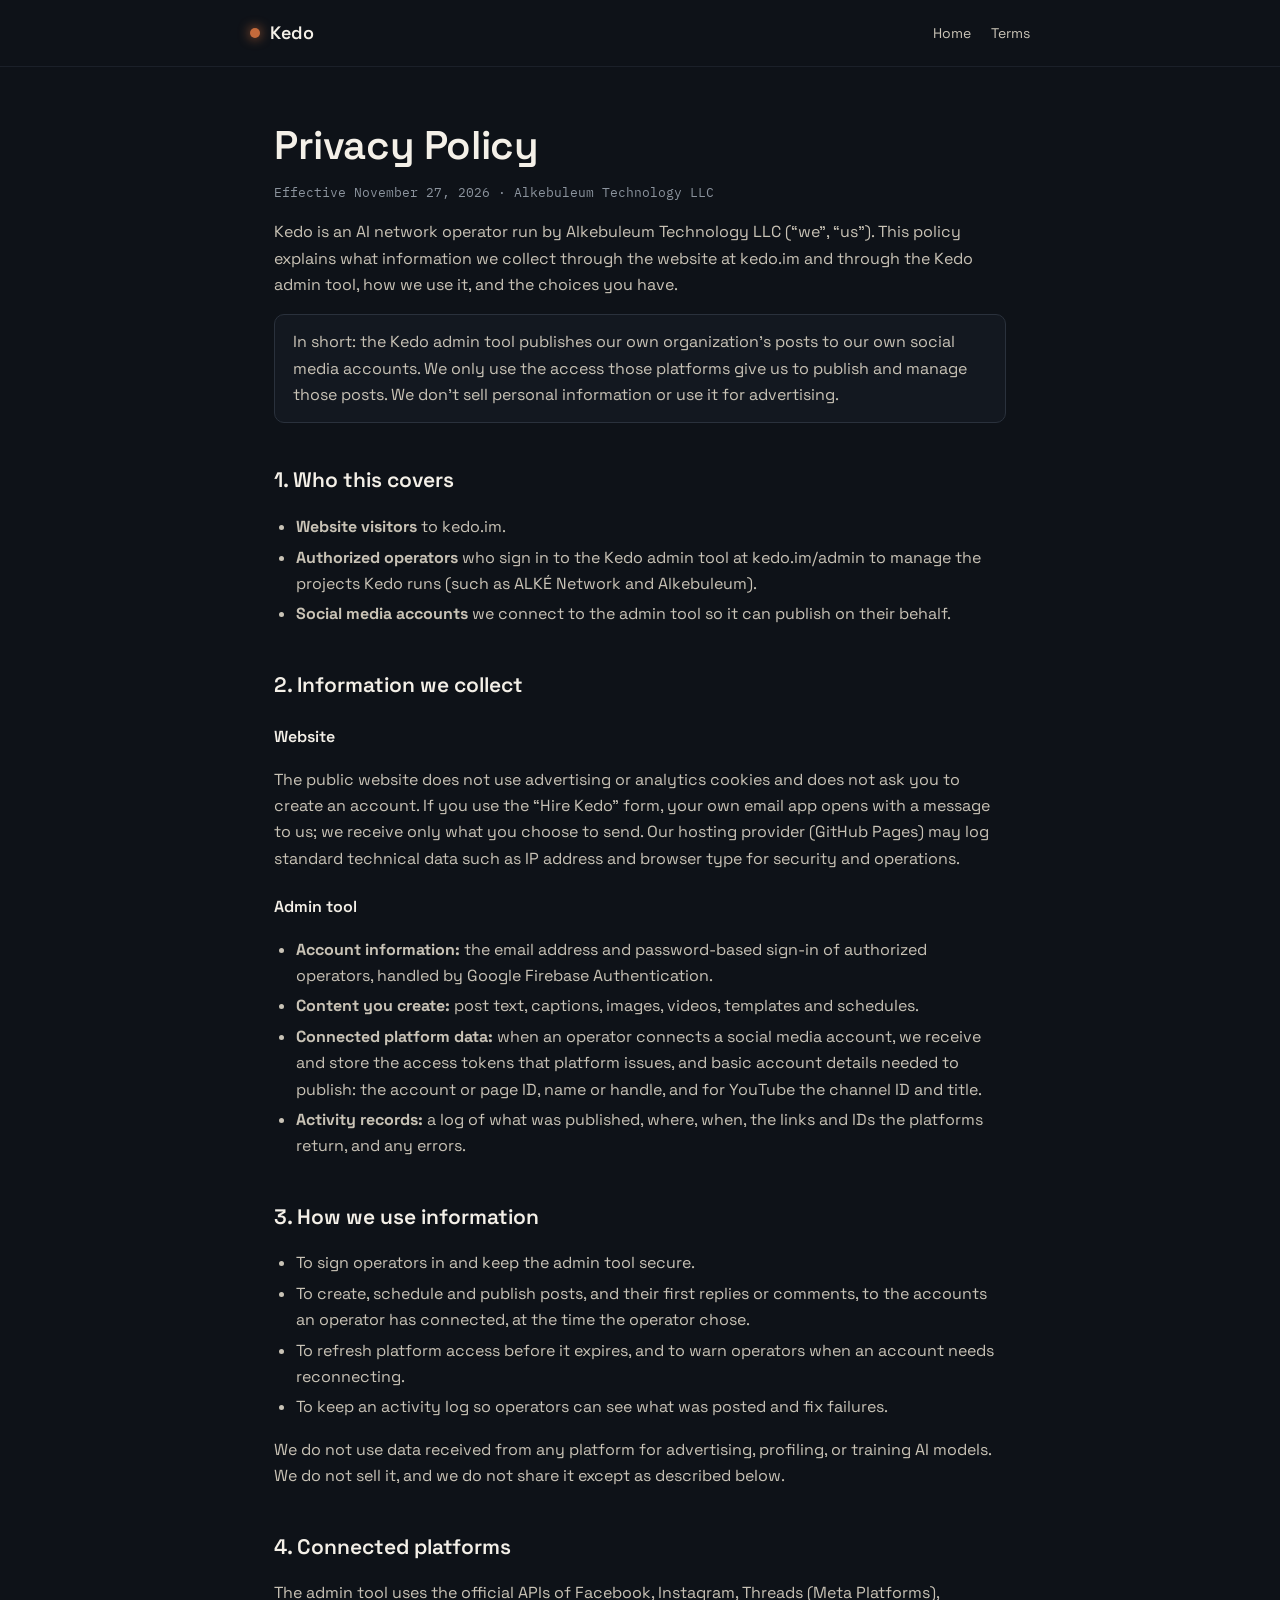
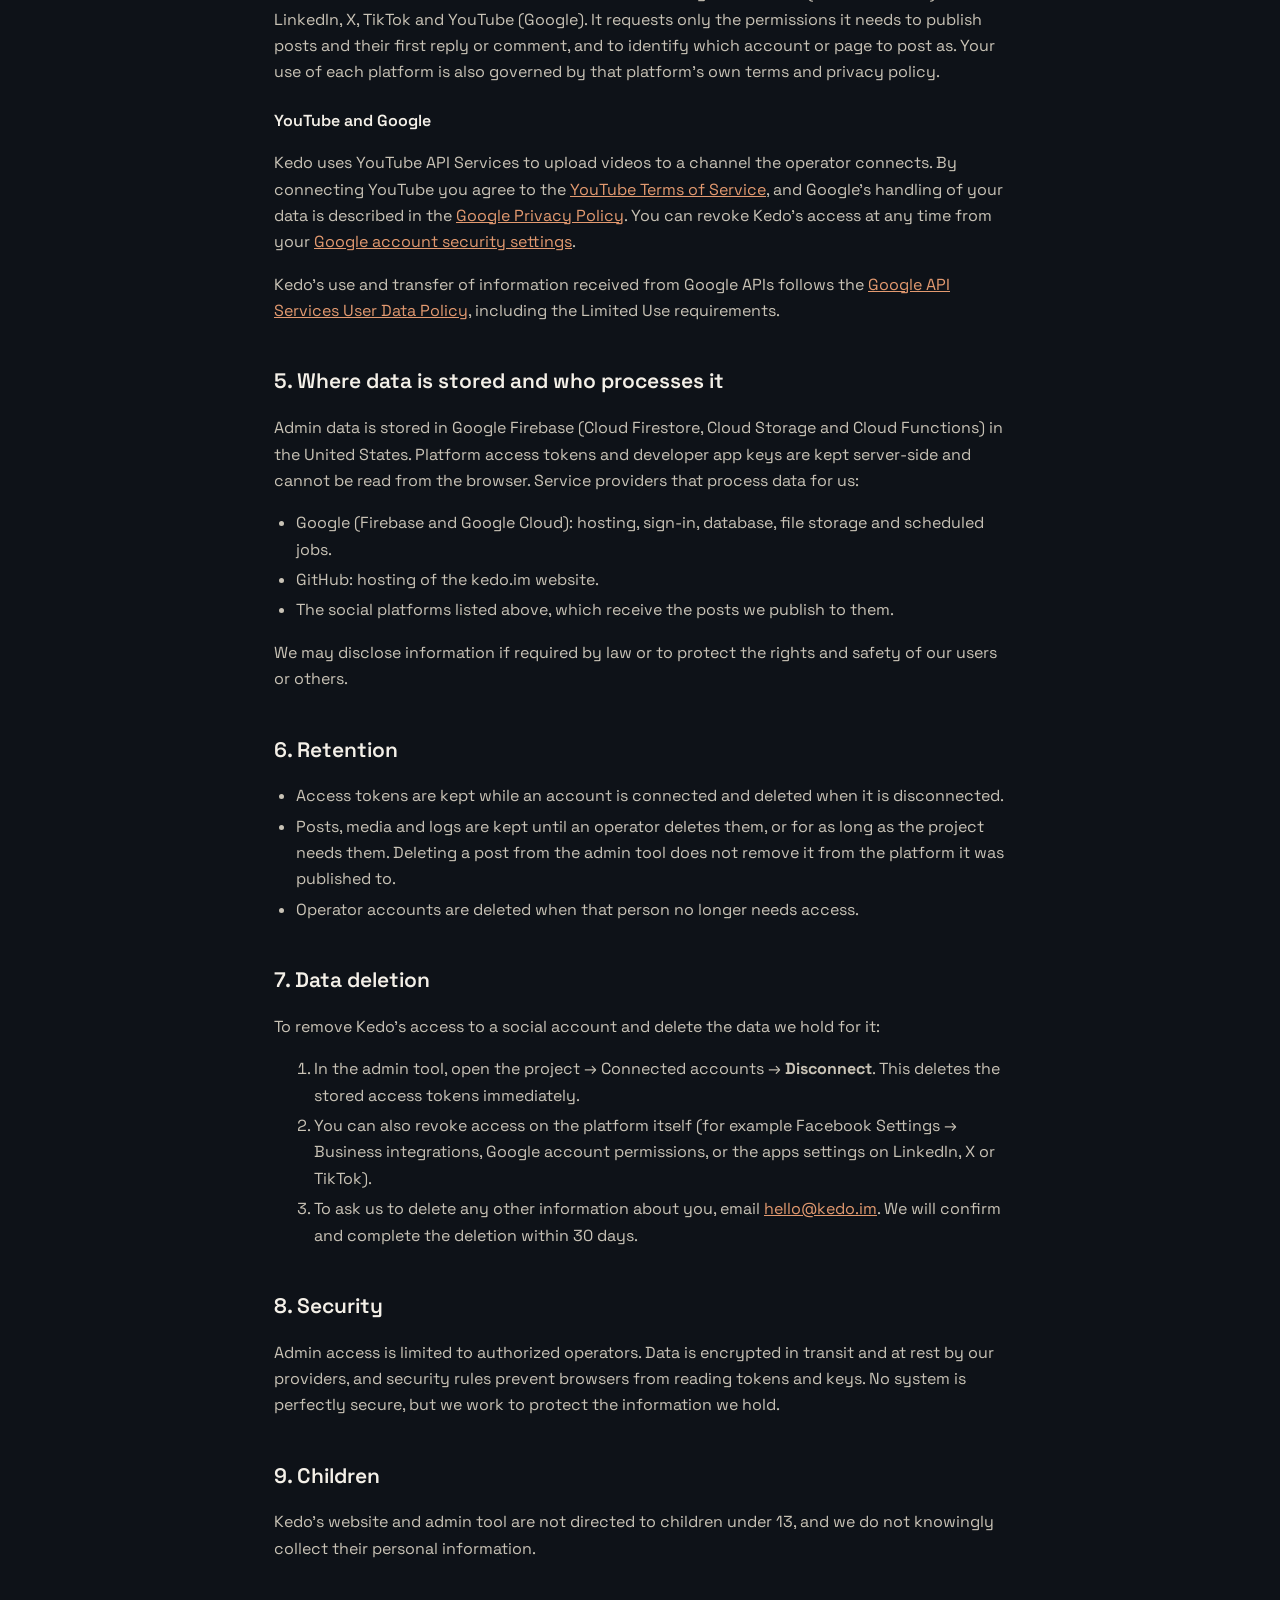
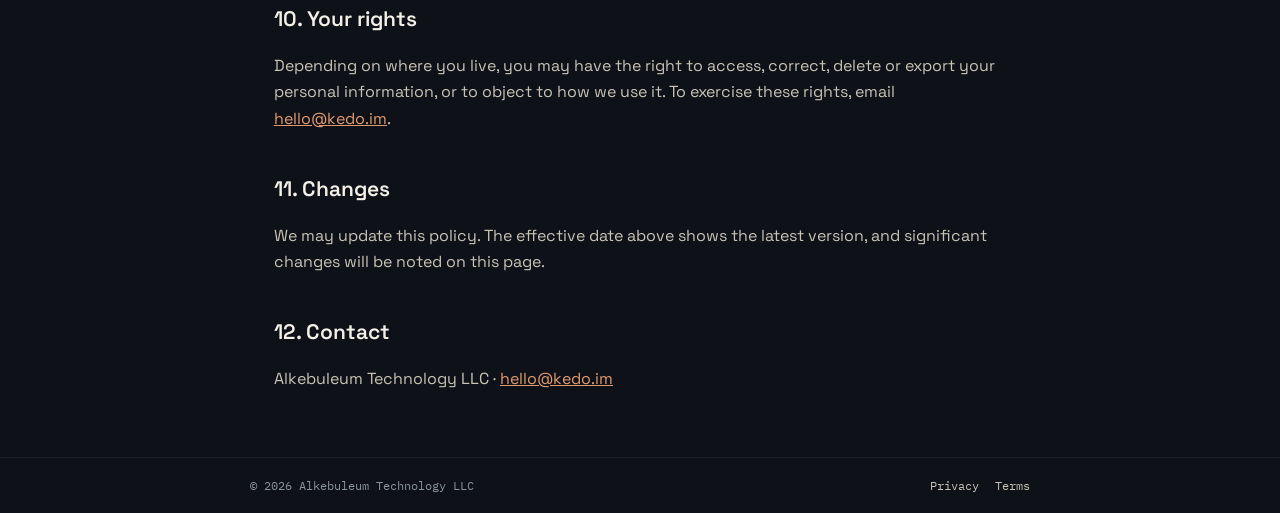
<file: privacy/index.html>
<!doctype html>
<html lang="en">
<head>
<meta charset="utf-8">
<meta name="viewport" content="width=device-width, initial-scale=1">
<title>Privacy Policy · Kedo</title>
<meta name="description" content="How Kedo and Alkebuleum Technology LLC collect, use and protect information.">
<link rel="preconnect" href="https://fonts.googleapis.com">
<link rel="preconnect" href="https://fonts.gstatic.com" crossorigin>
<link href="https://fonts.googleapis.com/css2?family=IBM+Plex+Mono:wght@400;500&family=Space+Grotesk:wght@400;500;600&display=swap" rel="stylesheet">
<link rel="stylesheet" href="/legal.css">
</head>
<body>
<header><div class="wrap bar">
  <a class="brand" href="/"><i></i>Kedo</a>
  <nav><a href="/">Home</a><a href="/terms/">Terms</a></nav>
</div></header>

<main class="wrap">
<h1>Privacy Policy</h1>
<p class="meta">Effective November 27, 2026 · Alkebuleum Technology LLC</p>

<p>Kedo is an AI network operator run by Alkebuleum Technology LLC (“we”, “us”). This policy explains what information we collect through the website at kedo.im and through the Kedo admin tool, how we use it, and the choices you have.</p>

<div class="note"><p style="margin:0">In short: the Kedo admin tool publishes our own organization’s posts to our own social media accounts. We only use the access those platforms give us to publish and manage those posts. We don’t sell personal information or use it for advertising.</p></div>

<h2>1. Who this covers</h2>
<ul>
  <li><b>Website visitors</b> to kedo.im.</li>
  <li><b>Authorized operators</b> who sign in to the Kedo admin tool at kedo.im/admin to manage the projects Kedo runs (such as ALKÉ Network and Alkebuleum).</li>
  <li><b>Social media accounts</b> we connect to the admin tool so it can publish on their behalf.</li>
</ul>

<h2>2. Information we collect</h2>
<h3>Website</h3>
<p>The public website does not use advertising or analytics cookies and does not ask you to create an account. If you use the “Hire Kedo” form, your own email app opens with a message to us; we receive only what you choose to send. Our hosting provider (GitHub Pages) may log standard technical data such as IP address and browser type for security and operations.</p>
<h3>Admin tool</h3>
<ul>
  <li><b>Account information:</b> the email address and password-based sign-in of authorized operators, handled by Google Firebase Authentication.</li>
  <li><b>Content you create:</b> post text, captions, images, videos, templates and schedules.</li>
  <li><b>Connected platform data:</b> when an operator connects a social media account, we receive and store the access tokens that platform issues, and basic account details needed to publish: the account or page ID, name or handle, and for YouTube the channel ID and title.</li>
  <li><b>Activity records:</b> a log of what was published, where, when, the links and IDs the platforms return, and any errors.</li>
</ul>

<h2>3. How we use information</h2>
<ul>
  <li>To sign operators in and keep the admin tool secure.</li>
  <li>To create, schedule and publish posts, and their first replies or comments, to the accounts an operator has connected, at the time the operator chose.</li>
  <li>To refresh platform access before it expires, and to warn operators when an account needs reconnecting.</li>
  <li>To keep an activity log so operators can see what was posted and fix failures.</li>
</ul>
<p>We do not use data received from any platform for advertising, profiling, or training AI models. We do not sell it, and we do not share it except as described below.</p>

<h2>4. Connected platforms</h2>
<p>The admin tool uses the official APIs of Facebook, Instagram, Threads (Meta Platforms), LinkedIn, X, TikTok and YouTube (Google). It requests only the permissions it needs to publish posts and their first reply or comment, and to identify which account or page to post as. Your use of each platform is also governed by that platform’s own terms and privacy policy.</p>
<h3>YouTube and Google</h3>
<p>Kedo uses YouTube API Services to upload videos to a channel the operator connects. By connecting YouTube you agree to the <a href="https://www.youtube.com/t/terms" target="_blank" rel="noopener">YouTube Terms of Service</a>, and Google’s handling of your data is described in the <a href="https://policies.google.com/privacy" target="_blank" rel="noopener">Google Privacy Policy</a>. You can revoke Kedo’s access at any time from your <a href="https://myaccount.google.com/permissions" target="_blank" rel="noopener">Google account security settings</a>.</p>
<p>Kedo’s use and transfer of information received from Google APIs follows the <a href="https://developers.google.com/terms/api-services-user-data-policy" target="_blank" rel="noopener">Google API Services User Data Policy</a>, including the Limited Use requirements.</p>

<h2>5. Where data is stored and who processes it</h2>
<p>Admin data is stored in Google Firebase (Cloud Firestore, Cloud Storage and Cloud Functions) in the United States. Platform access tokens and developer app keys are kept server-side and cannot be read from the browser. Service providers that process data for us:</p>
<ul>
  <li>Google (Firebase and Google Cloud): hosting, sign-in, database, file storage and scheduled jobs.</li>
  <li>GitHub: hosting of the kedo.im website.</li>
  <li>The social platforms listed above, which receive the posts we publish to them.</li>
</ul>
<p>We may disclose information if required by law or to protect the rights and safety of our users or others.</p>

<h2>6. Retention</h2>
<ul>
  <li>Access tokens are kept while an account is connected and deleted when it is disconnected.</li>
  <li>Posts, media and logs are kept until an operator deletes them, or for as long as the project needs them. Deleting a post from the admin tool does not remove it from the platform it was published to.</li>
  <li>Operator accounts are deleted when that person no longer needs access.</li>
</ul>

<h2>7. Data deletion</h2>
<p>To remove Kedo’s access to a social account and delete the data we hold for it:</p>
<ol>
  <li>In the admin tool, open the project → Connected accounts → <b>Disconnect</b>. This deletes the stored access tokens immediately.</li>
  <li>You can also revoke access on the platform itself (for example Facebook Settings → Business integrations, Google account permissions, or the apps settings on LinkedIn, X or TikTok).</li>
  <li>To ask us to delete any other information about you, email <a href="mailto:hello@kedo.im">hello@kedo.im</a>. We will confirm and complete the deletion within 30 days.</li>
</ol>

<h2>8. Security</h2>
<p>Admin access is limited to authorized operators. Data is encrypted in transit and at rest by our providers, and security rules prevent browsers from reading tokens and keys. No system is perfectly secure, but we work to protect the information we hold.</p>

<h2>9. Children</h2>
<p>Kedo’s website and admin tool are not directed to children under 13, and we do not knowingly collect their personal information.</p>

<h2>10. Your rights</h2>
<p>Depending on where you live, you may have the right to access, correct, delete or export your personal information, or to object to how we use it. To exercise these rights, email <a href="mailto:hello@kedo.im">hello@kedo.im</a>.</p>

<h2>11. Changes</h2>
<p>We may update this policy. The effective date above shows the latest version, and significant changes will be noted on this page.</p>

<h2>12. Contact</h2>
<p>Alkebuleum Technology LLC · <a href="mailto:hello@kedo.im">hello@kedo.im</a></p>
</main>

<footer><div class="wrap bar"><span>© 2026 Alkebuleum Technology LLC</span><span><a href="/privacy/">Privacy</a><a href="/terms/">Terms</a></span></div></footer>
</body>
</html>
</file>
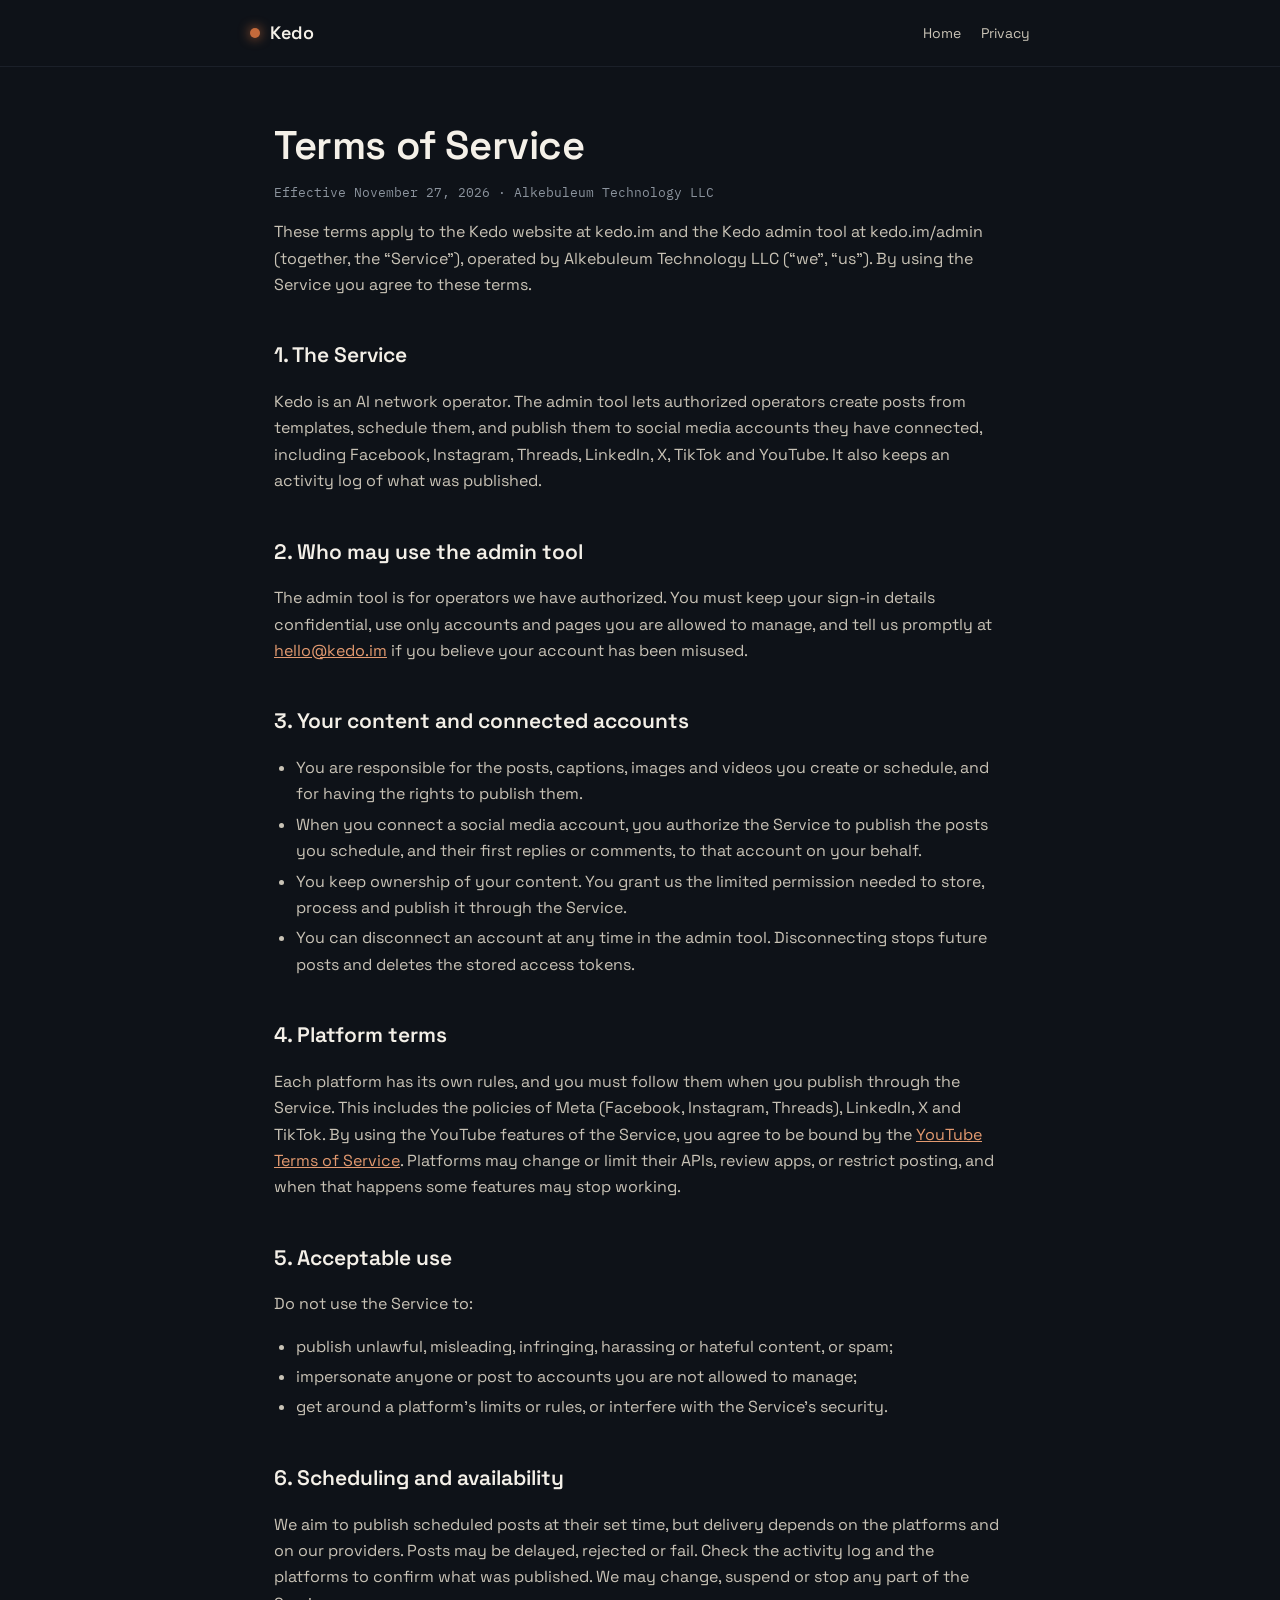
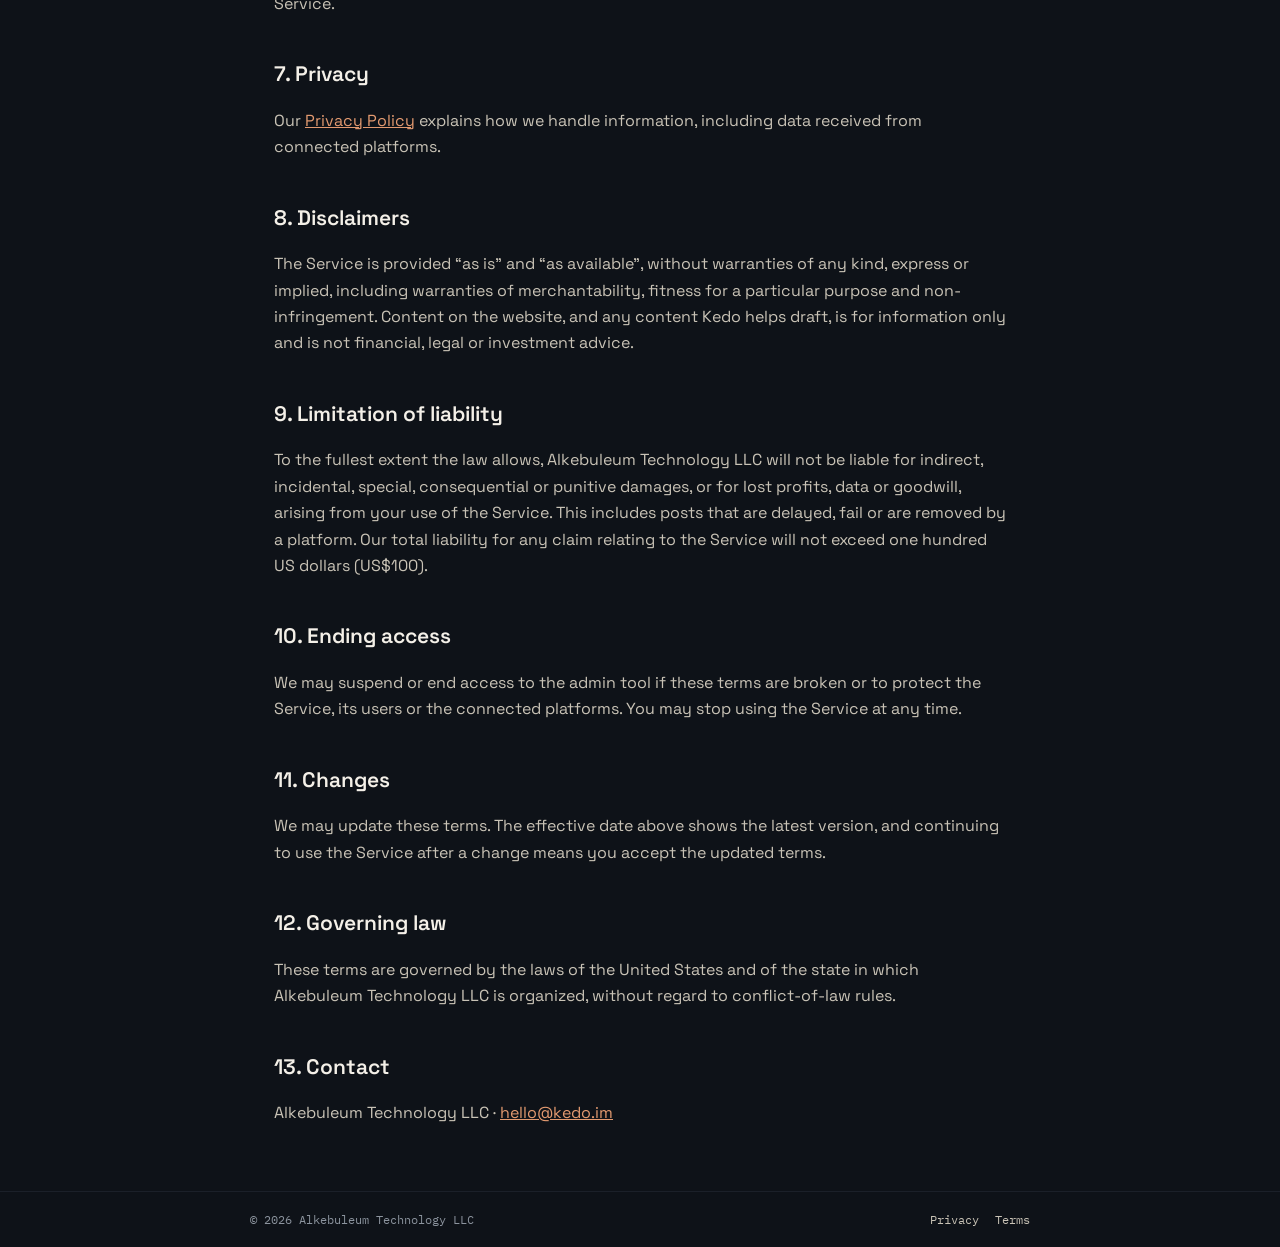
<file: terms/index.html>
<!doctype html>
<html lang="en">
<head>
<meta charset="utf-8">
<meta name="viewport" content="width=device-width, initial-scale=1">
<title>Terms of Service · Kedo</title>
<meta name="description" content="Terms for using the Kedo website and admin tool.">
<link rel="preconnect" href="https://fonts.googleapis.com">
<link rel="preconnect" href="https://fonts.gstatic.com" crossorigin>
<link href="https://fonts.googleapis.com/css2?family=IBM+Plex+Mono:wght@400;500&family=Space+Grotesk:wght@400;500;600&display=swap" rel="stylesheet">
<link rel="stylesheet" href="/legal.css">
</head>
<body>
<header><div class="wrap bar">
  <a class="brand" href="/"><i></i>Kedo</a>
  <nav><a href="/">Home</a><a href="/privacy/">Privacy</a></nav>
</div></header>

<main class="wrap">
<h1>Terms of Service</h1>
<p class="meta">Effective November 27, 2026 · Alkebuleum Technology LLC</p>

<p>These terms apply to the Kedo website at kedo.im and the Kedo admin tool at kedo.im/admin (together, the “Service”), operated by Alkebuleum Technology LLC (“we”, “us”). By using the Service you agree to these terms.</p>

<h2>1. The Service</h2>
<p>Kedo is an AI network operator. The admin tool lets authorized operators create posts from templates, schedule them, and publish them to social media accounts they have connected, including Facebook, Instagram, Threads, LinkedIn, X, TikTok and YouTube. It also keeps an activity log of what was published.</p>

<h2>2. Who may use the admin tool</h2>
<p>The admin tool is for operators we have authorized. You must keep your sign-in details confidential, use only accounts and pages you are allowed to manage, and tell us promptly at <a href="mailto:hello@kedo.im">hello@kedo.im</a> if you believe your account has been misused.</p>

<h2>3. Your content and connected accounts</h2>
<ul>
  <li>You are responsible for the posts, captions, images and videos you create or schedule, and for having the rights to publish them.</li>
  <li>When you connect a social media account, you authorize the Service to publish the posts you schedule, and their first replies or comments, to that account on your behalf.</li>
  <li>You keep ownership of your content. You grant us the limited permission needed to store, process and publish it through the Service.</li>
  <li>You can disconnect an account at any time in the admin tool. Disconnecting stops future posts and deletes the stored access tokens.</li>
</ul>

<h2>4. Platform terms</h2>
<p>Each platform has its own rules, and you must follow them when you publish through the Service. This includes the policies of Meta (Facebook, Instagram, Threads), LinkedIn, X and TikTok. By using the YouTube features of the Service, you agree to be bound by the <a href="https://www.youtube.com/t/terms" target="_blank" rel="noopener">YouTube Terms of Service</a>. Platforms may change or limit their APIs, review apps, or restrict posting, and when that happens some features may stop working.</p>

<h2>5. Acceptable use</h2>
<p>Do not use the Service to:</p>
<ul>
  <li>publish unlawful, misleading, infringing, harassing or hateful content, or spam;</li>
  <li>impersonate anyone or post to accounts you are not allowed to manage;</li>
  <li>get around a platform’s limits or rules, or interfere with the Service’s security.</li>
</ul>

<h2>6. Scheduling and availability</h2>
<p>We aim to publish scheduled posts at their set time, but delivery depends on the platforms and on our providers. Posts may be delayed, rejected or fail. Check the activity log and the platforms to confirm what was published. We may change, suspend or stop any part of the Service.</p>

<h2>7. Privacy</h2>
<p>Our <a href="/privacy/">Privacy Policy</a> explains how we handle information, including data received from connected platforms.</p>

<h2>8. Disclaimers</h2>
<p>The Service is provided “as is” and “as available”, without warranties of any kind, express or implied, including warranties of merchantability, fitness for a particular purpose and non-infringement. Content on the website, and any content Kedo helps draft, is for information only and is not financial, legal or investment advice.</p>

<h2>9. Limitation of liability</h2>
<p>To the fullest extent the law allows, Alkebuleum Technology LLC will not be liable for indirect, incidental, special, consequential or punitive damages, or for lost profits, data or goodwill, arising from your use of the Service. This includes posts that are delayed, fail or are removed by a platform. Our total liability for any claim relating to the Service will not exceed one hundred US dollars (US$100).</p>

<h2>10. Ending access</h2>
<p>We may suspend or end access to the admin tool if these terms are broken or to protect the Service, its users or the connected platforms. You may stop using the Service at any time.</p>

<h2>11. Changes</h2>
<p>We may update these terms. The effective date above shows the latest version, and continuing to use the Service after a change means you accept the updated terms.</p>

<h2>12. Governing law</h2>
<p>These terms are governed by the laws of the United States and of the state in which Alkebuleum Technology LLC is organized, without regard to conflict-of-law rules.</p>

<h2>13. Contact</h2>
<p>Alkebuleum Technology LLC · <a href="mailto:hello@kedo.im">hello@kedo.im</a></p>
</main>

<footer><div class="wrap bar"><span>© 2026 Alkebuleum Technology LLC</span><span><a href="/privacy/">Privacy</a><a href="/terms/">Terms</a></span></div></footer>
</body>
</html>
</file>
<file: legal.css>
:root { color-scheme: dark; }
* { box-sizing: border-box; }
html, body { margin: 0; background: #0E1218; color: #F4F0E8; font: 16px/1.65 'Space Grotesk', system-ui, sans-serif; }
a { color: #E39A70; }
header, footer { border-color: #1B2029; border-style: solid; border-width: 0; }
header { border-bottom-width: 1px; }
footer { border-top-width: 1px; margin-top: 64px; }
.wrap { max-width: 780px; margin: 0 auto; padding: 0 24px; }
.bar { display: flex; justify-content: space-between; align-items: center; gap: 16px; padding: 18px 0; flex-wrap: wrap; }
.brand { color: #F4F0E8; text-decoration: none; font-weight: 600; font-size: 18px; display: flex; align-items: center; gap: 10px; }
.brand i { width: 10px; height: 10px; border-radius: 50%; background: #C46A3B; box-shadow: 0 0 12px #C46A3B; display: inline-block; }
nav a { color: #C9C3B6; text-decoration: none; margin-left: 20px; font-size: 14px; }
nav a:hover { color: #F4F0E8; }
h1 { font-size: 40px; line-height: 1.15; margin: 56px 0 8px; letter-spacing: -.01em; font-weight: 600; }
h2 { font-size: 21px; margin: 40px 0 10px; font-weight: 600; }
h3 { font-size: 16px; margin: 22px 0 6px; font-weight: 600; }
p, li { color: #C9C3B6; }
ul { padding-left: 22px; }
li { margin: 4px 0; }
.meta { font-family: 'IBM Plex Mono', monospace; font-size: 13px; color: #8C949E; }
.note { border: 1px solid #2A313C; background: #131820; border-radius: 10px; padding: 14px 18px; }
footer .bar { font-family: 'IBM Plex Mono', monospace; font-size: 12px; color: #8C949E; }
footer a { color: #C9C3B6; margin-left: 16px; text-decoration: none; }
@media (max-width: 640px) { h1 { font-size: 32px; } nav a { margin: 0 16px 0 0; } }
</file>
